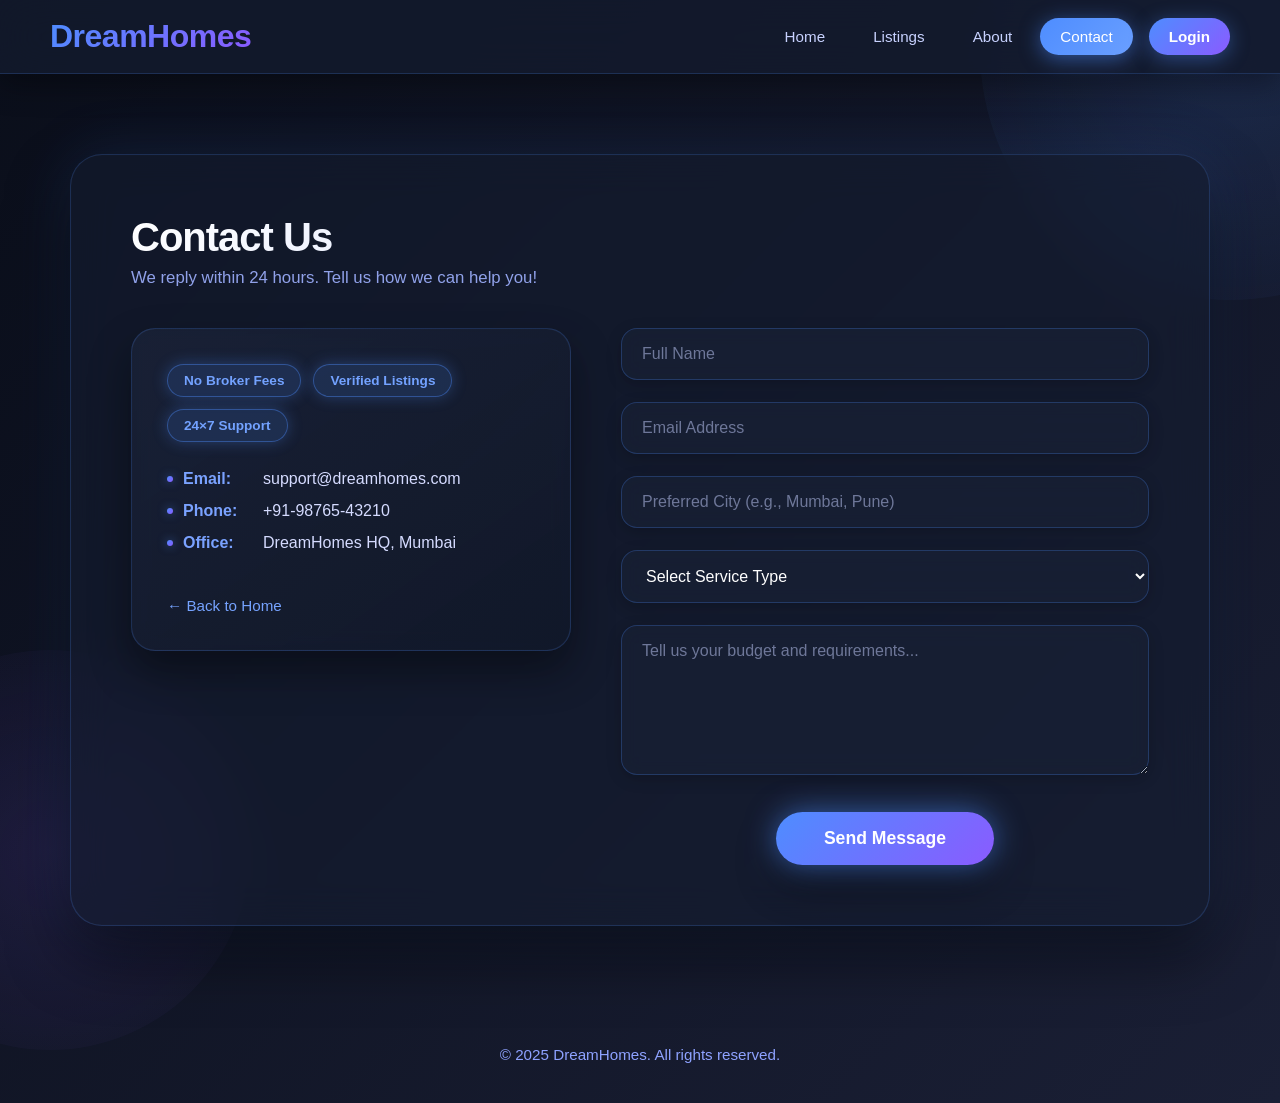
<file: contact.html>
<!DOCTYPE html>
<html lang="en">
<head>
  <meta charset="UTF-8">
  <meta name="viewport" content="width=device-width, initial-scale=1.0">
  <title>Contact Us | DreamHomes</title>

  <style>
    *{
      margin:0;
      padding:0;
      box-sizing:border-box;
      font-family:"Segoe UI", Tahoma, sans-serif;
    }

    body{
      background: linear-gradient(135deg, #0a0e1a 0%, #1a1f35 100%);
      color:#e8ecff;
      min-height:100vh;
      position:relative;
      overflow-x:hidden;
    }

    body::before{
      content:'';
      position:fixed;
      width:500px;
      height:500px;
      background:radial-gradient(circle, rgba(78,141,255,0.15), transparent);
      border-radius:50%;
      top:-200px;
      right:-200px;
      pointer-events:none;
      animation:float 20s infinite ease-in-out;
    }

    body::after{
      content:'';
      position:fixed;
      width:400px;
      height:400px;
      background:radial-gradient(circle, rgba(138,91,255,0.12), transparent);
      border-radius:50%;
      bottom:-150px;
      left:-150px;
      pointer-events:none;
      animation:float 15s infinite ease-in-out reverse;
    }

    @keyframes float{
      0%, 100%{ transform:translate(0,0) scale(1); }
      50%{ transform:translate(30px, 30px) scale(1.1); }
    }

    header{
      position:sticky;
      top:0;
      background:rgba(19,26,45,0.85);
      backdrop-filter:blur(20px);
      padding:18px 50px;
      display:flex;
      justify-content:space-between;
      align-items:center;
      box-shadow:0 8px 32px rgba(0,0,0,0.4);
      border-bottom:1px solid rgba(78,141,255,0.2);
      z-index:100;
    }

    header h1{
      background:linear-gradient(135deg, #4e8dff, #8a5bff);
      -webkit-background-clip:text;
      -webkit-text-fill-color:transparent;
      background-clip:text;
      font-size:2rem;
      font-weight:800;
      letter-spacing:-0.5px;
    }

    nav{
      display:flex;
      gap:8px;
      align-items:center;
    }

    nav a{
      padding:10px 20px;
      border-radius:25px;
      font-size:0.95rem;
      color:#c8d2ff;
      text-decoration:none;
      transition:all 0.3s cubic-bezier(0.4, 0, 0.2, 1);
      position:relative;
      font-weight:500;
    }

    nav a:hover{
      background:rgba(78,141,255,0.15);
      color:white;
      transform:translateY(-2px);
    }

    nav a.active{
      background:linear-gradient(135deg, #4e8dff, #6a9fff);
      color:white;
      box-shadow:0 4px 20px rgba(78,141,255,0.5);
    }

    nav .login-btn{
      background:linear-gradient(135deg, #4e8dff, #8a5bff);
      color:white;
      font-weight:600;
      box-shadow:0 4px 20px rgba(78,141,255,0.4);
      margin-left:8px;
    }

    nav .login-btn:hover{
      box-shadow:0 6px 30px rgba(78,141,255,0.6);
      transform:translateY(-3px);
    }

    main{
      max-width:1200px;
      margin:80px auto;
      padding:0 30px;
      position:relative;
      z-index:1;
    }

    .card{
      background:rgba(21,29,49,0.6);
      backdrop-filter:blur(20px);
      border-radius:32px;
      padding:60px;
      box-shadow:
        0 30px 60px rgba(0,0,0,0.5),
        0 0 1px rgba(255,255,255,0.1) inset,
        0 0 60px rgba(78,141,255,0.15);
      border:1px solid rgba(78,141,255,0.2);
      animation:fadeInUp 0.8s ease;
    }

    @keyframes fadeInUp{
      from{
        opacity:0;
        transform:translateY(30px);
      }
      to{
        opacity:1;
        transform:translateY(0);
      }
    }

    .title{
      font-size:2.5rem;
      font-weight:800;
      margin-bottom:8px;
      background:linear-gradient(135deg, #fff, #b8c9ff);
      -webkit-background-clip:text;
      -webkit-text-fill-color:transparent;
      background-clip:text;
      letter-spacing:-1px;
    }

    .subtitle{
      color:#9fb1ff;
      font-size:1.05rem;
      margin-bottom:40px;
      opacity:0.9;
    }

    .grid{
      display:grid;
      grid-template-columns:1fr 1.2fr;
      gap:50px;
      align-items:start;
    }

    .leftbox{
      background:linear-gradient(145deg, rgba(27,35,56,0.8), rgba(17,24,41,0.9));
      backdrop-filter:blur(10px);
      padding:35px;
      border-radius:24px;
      box-shadow:
        0 20px 40px rgba(0,0,0,0.4),
        0 0 1px rgba(255,255,255,0.1) inset;
      border:1px solid rgba(78,141,255,0.2);
      position:sticky;
      top:120px;
    }

    .tags{
      display:flex;
      gap:12px;
      flex-wrap:wrap;
      margin-bottom:28px;
    }

    .tag{
      padding:8px 16px;
      background:rgba(78,141,255,0.15);
      color:#73a2ff;
      border-radius:25px;
      font-size:0.85rem;
      font-weight:600;
      border:1px solid rgba(78,141,255,0.4);
      box-shadow:0 0 15px rgba(78,141,255,0.3);
      transition:all 0.3s;
    }

    .tag:hover{
      background:rgba(78,141,255,0.25);
      transform:translateY(-2px);
      box-shadow:0 4px 20px rgba(78,141,255,0.4);
    }

    .info{
      margin-bottom:25px;
    }

    .info p{
      margin-bottom:14px;
      font-size:1rem;
      color:#d5dbff;
      display:flex;
      align-items:center;
      gap:10px;
    }

    .info p::before{
      content:'';
      width:6px;
      height:6px;
      background:linear-gradient(135deg, #4e8dff, #8a5bff);
      border-radius:50%;
      box-shadow:0 0 10px rgba(78,141,255,0.6);
    }

    .info b{
      color:#7aa2ff;
      font-weight:600;
      min-width:70px;
    }

    .back{
      display:inline-flex;
      align-items:center;
      gap:8px;
      margin-top:20px;
      font-size:0.95rem;
      color:#76a3ff;
      text-decoration:none;
      transition:all 0.3s;
      font-weight:500;
    }

    .back:hover{
      color:#4e8dff;
      transform:translateX(-5px);
    }

    form{
      display:flex;
      flex-direction:column;
      gap:22px;
    }

    form input,
    form select,
    form textarea{
      width:100%;
      padding:16px 20px;
      border-radius:16px;
      border:1px solid rgba(78,141,255,0.25);
      background:rgba(26,34,54,0.6);
      backdrop-filter:blur(10px);
      color:white;
      font-size:1rem;
      transition:all 0.3s;
      box-shadow:0 4px 15px rgba(0,0,0,0.2);
    }

    form input::placeholder,
    form textarea::placeholder{
      color:rgba(200,210,255,0.5);
    }

    form input:focus,
    form select:focus,
    form textarea:focus{
      border-color:#4e8dff;
      box-shadow:0 0 20px rgba(78,141,255,0.5), 0 8px 25px rgba(0,0,0,0.3);
      outline:none;
      background:rgba(26,34,54,0.8);
      transform:translateY(-2px);
    }

    textarea{
      resize:vertical;
      min-height:150px;
      font-family:inherit;
    }

    button{
      width:max-content;
      padding:16px 48px;
      border:none;
      background:linear-gradient(135deg,#4e8dff,#8a5bff);
      color:white;
      font-weight:700;
      border-radius:35px;
      font-size:1.1rem;
      cursor:pointer;
      margin-top:15px;
      align-self:center;
      box-shadow:
        0 0 30px rgba(78,141,255,0.6),
        0 20px 40px rgba(0,0,0,0.4);
      transition:all 0.3s cubic-bezier(0.4, 0, 0.2, 1);
      position:relative;
      overflow:hidden;
    }

    button::before{
      content:'';
      position:absolute;
      top:50%;
      left:50%;
      width:0;
      height:0;
      border-radius:50%;
      background:rgba(255,255,255,0.2);
      transform:translate(-50%, -50%);
      transition:width 0.6s, height 0.6s;
    }

    button:hover::before{
      width:300px;
      height:300px;
    }

    button:hover{
      transform:translateY(-4px);
      box-shadow:
        0 0 40px rgba(78,141,255,0.8),
        0 25px 50px rgba(0,0,0,0.5);
    }

    button:active{
      transform:translateY(-2px);
    }

    footer{
      text-align:center;
      padding:40px 0;
      color:#8ea2ff;
      font-size:0.95rem;
      position:relative;
      z-index:1;
    }

    @media(max-width:900px){
      .grid{
        grid-template-columns:1fr;
        gap:40px;
      }
      .leftbox{
        position:static;
      }
      header{
        padding:16px 25px;
      }
      nav{
        flex-wrap:wrap;
      }
      .card{
        padding:40px 30px;
      }
    }

    @media(max-width:600px){
      header h1{
        font-size:1.5rem;
      }
      .title{
        font-size:2rem;
      }
      nav a{
        font-size:0.85rem;
        padding:8px 14px;
      }
    }
  </style>
</head>

<body>

<header>
  <h1>DreamHomes</h1>
  <nav>
    <a href="index.html">Home</a>
    <a href="index.html#listings">Listings</a>
    <a href="index.html#about">About</a>
    <a href="contact.html" class="active">Contact</a>
    <a href="login.html" class="login-btn">Login</a>
  </nav>
</header>

<main>
  <div class="card">

    <div class="title">Contact Us</div>
    <div class="subtitle">We reply within 24 hours. Tell us how we can help you!</div>

    <div class="grid">

      <div class="leftbox">

        <div class="tags">
          <div class="tag">No Broker Fees</div>
          <div class="tag">Verified Listings</div>
          <div class="tag">24×7 Support</div>
        </div>

        <div class="info">
          <p><b>Email:</b> support@dreamhomes.com</p>
          <p><b>Phone:</b> +91-98765-43210</p>
          <p><b>Office:</b> DreamHomes HQ, Mumbai</p>
        </div>

        <a href="index.html" class="back">← Back to Home</a>
      </div>

      <form>
        <input type="text" placeholder="Full Name" required>
        <input type="email" placeholder="Email Address" required>
        <input type="text" placeholder="Preferred City (e.g., Mumbai, Pune)">
        
        <select required>
          <option value="">Select Service Type</option>
          <option>Buy</option>
          <option>Rent</option>
          <option>Sell</option>
        </select>

        <textarea placeholder="Tell us your budget and requirements..." required></textarea>

        <button type="submit">Send Message</button>
      </form>

    </div>

  </div>
</main>

<footer>
  © 2025 DreamHomes. All rights reserved.
</footer>

</body>
</html>
</file>
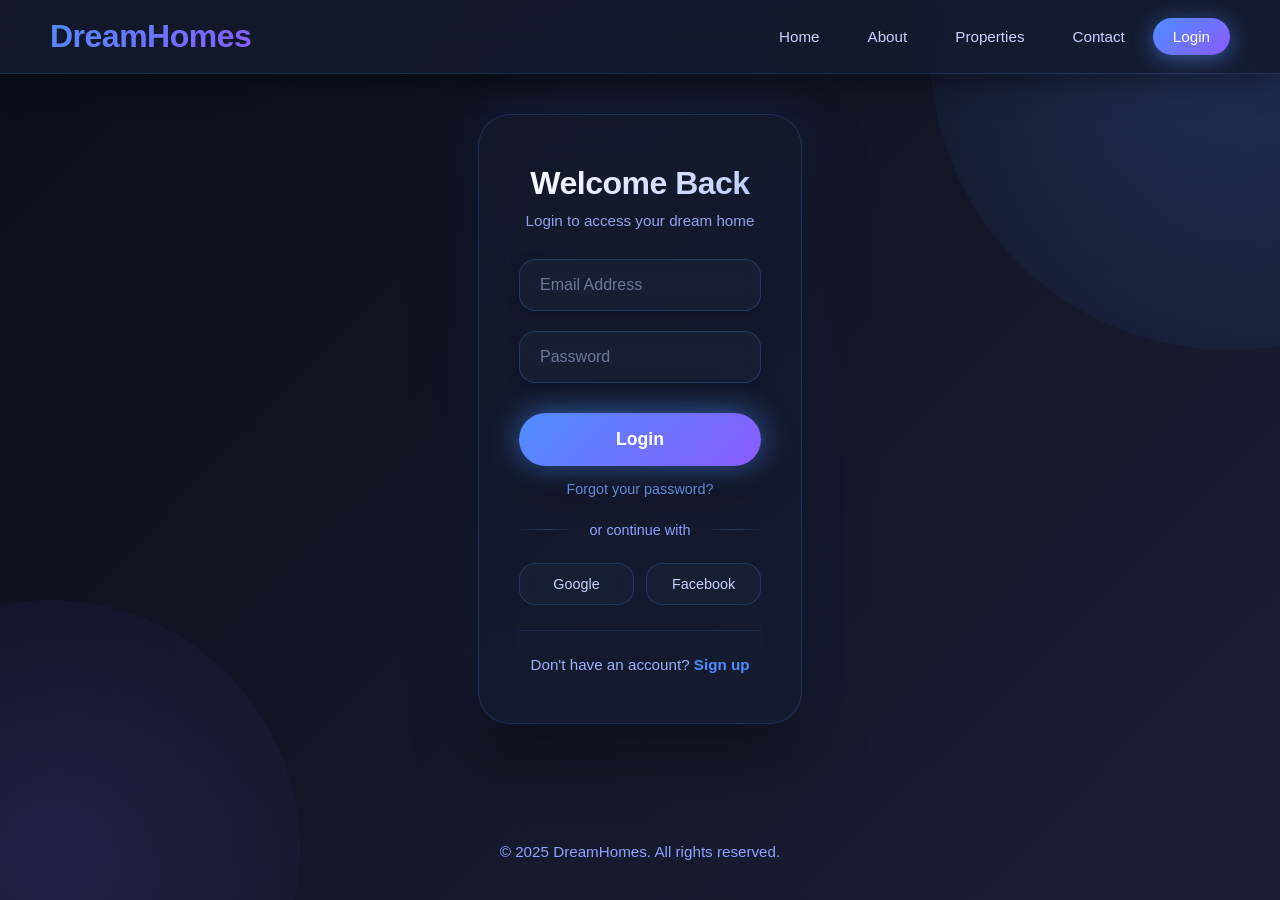
<file: login.html>
<!DOCTYPE html>
<html lang="en">
<head>
  <meta charset="UTF-8">
  <meta name="viewport" content="width=device-width, initial-scale=1.0">
  <title>Login | DreamHomes</title>
  <style>
    * {
      margin: 0;
      padding: 0;
      box-sizing: border-box;
      font-family: "Segoe UI", Tahoma, sans-serif;
    }

    body {
      background: linear-gradient(135deg, #0a0e1a 0%, #1a1f35 100%);
      color: #e8ecff;
      min-height: 100vh;
      position: relative;
      overflow-x: hidden;
      display: flex;
      flex-direction: column;
    }

    body::before {
      content: '';
      position: fixed;
      width: 600px;
      height: 600px;
      background: radial-gradient(circle, rgba(78,141,255,0.2), transparent);
      border-radius: 50%;
      top: -250px;
      right: -250px;
      pointer-events: none;
      animation: float 20s infinite ease-in-out;
    }

    body::after {
      content: '';
      position: fixed;
      width: 500px;
      height: 500px;
      background: radial-gradient(circle, rgba(138,91,255,0.15), transparent);
      border-radius: 50%;
      bottom: -200px;
      left: -200px;
      pointer-events: none;
      animation: float 15s infinite ease-in-out reverse;
    }

    @keyframes float {
      0%, 100% { transform: translate(0,0) scale(1); }
      50% { transform: translate(30px, 30px) scale(1.1); }
    }

    header {
      position: sticky;
      top: 0;
      background: rgba(19,26,45,0.85);
      backdrop-filter: blur(20px);
      padding: 18px 50px;
      display: flex;
      justify-content: space-between;
      align-items: center;
      box-shadow: 0 8px 32px rgba(0,0,0,0.4);
      border-bottom: 1px solid rgba(78,141,255,0.2);
      z-index: 100;
    }

    .logo {
      background: linear-gradient(135deg, #4e8dff, #8a5bff);
      -webkit-background-clip: text;
      -webkit-text-fill-color: transparent;
      background-clip: text;
      font-size: 2rem;
      font-weight: 800;
      letter-spacing: -0.5px;
    }

    nav ul {
      list-style: none;
      display: flex;
      gap: 8px;
      align-items: center;
    }

    nav a {
      text-decoration: none;
      padding: 10px 20px;
      border-radius: 25px;
      font-size: 0.95rem;
      color: #c8d2ff;
      transition: all 0.3s cubic-bezier(0.4, 0, 0.2, 1);
      font-weight: 500;
    }

    nav a:hover {
      background: rgba(78,141,255,0.15);
      color: white;
      transform: translateY(-2px);
    }

    nav a.active {
      background: linear-gradient(135deg, #4e8dff, #8a5bff);
      color: white;
      box-shadow: 0 4px 20px rgba(78,141,255,0.5);
    }

    .login-section {
      max-width: 440px;
      margin: auto;
      padding: 50px 40px;
      background: rgba(21,29,49,0.6);
      backdrop-filter: blur(20px);
      border-radius: 32px;
      box-shadow: 
        0 30px 60px rgba(0,0,0,0.5),
        0 0 1px rgba(255,255,255,0.1) inset,
        0 0 60px rgba(78,141,255,0.15);
      border: 1px solid rgba(78,141,255,0.2);
      text-align: center;
      position: relative;
      z-index: 1;
      animation: fadeInUp 0.8s ease;
    }

    @keyframes fadeInUp {
      from {
        opacity: 0;
        transform: translateY(30px);
      }
      to {
        opacity: 1;
        transform: translateY(0);
      }
    }

    .login-section h2 {
      margin-bottom: 10px;
      font-size: 2rem;
      background: linear-gradient(135deg, #fff, #b8c9ff);
      -webkit-background-clip: text;
      -webkit-text-fill-color: transparent;
      background-clip: text;
      font-weight: 800;
      letter-spacing: -0.5px;
    }

    .login-section p {
      color: #9fb1ff;
      font-size: 0.95rem;
      margin-bottom: 30px;
      opacity: 0.9;
    }

    .login-section form {
      display: flex;
      flex-direction: column;
      gap: 20px;
      margin-top: 25px;
    }

    .input-group {
      position: relative;
    }

    .login-section input {
      width: 100%;
      padding: 16px 20px;
      border-radius: 16px;
      border: 1px solid rgba(78,141,255,0.25);
      background: rgba(26,34,54,0.6);
      backdrop-filter: blur(10px);
      color: white;
      font-size: 1rem;
      transition: all 0.3s;
      box-shadow: 0 4px 15px rgba(0,0,0,0.2);
    }

    .login-section input::placeholder {
      color: rgba(200,210,255,0.5);
    }

    .login-section input:focus {
      outline: none;
      border-color: #4e8dff;
      box-shadow: 0 0 20px rgba(78,141,255,0.5), 0 8px 25px rgba(0,0,0,0.3);
      background: rgba(26,34,54,0.8);
      transform: translateY(-2px);
    }

    .btn {
      margin-top: 10px;
      padding: 16px 20px;
      border: none;
      border-radius: 35px;
      background: linear-gradient(135deg, #4e8dff, #8a5bff);
      color: white;
      font-size: 1.1rem;
      font-weight: 700;
      cursor: pointer;
      transition: all 0.3s cubic-bezier(0.4, 0, 0.2, 1);
      box-shadow: 
        0 0 30px rgba(78,141,255,0.6),
        0 20px 40px rgba(0,0,0,0.4);
      position: relative;
      overflow: hidden;
    }

    .btn::before {
      content: '';
      position: absolute;
      top: 50%;
      left: 50%;
      width: 0;
      height: 0;
      border-radius: 50%;
      background: rgba(255,255,255,0.2);
      transform: translate(-50%, -50%);
      transition: width 0.6s, height 0.6s;
    }

    .btn:hover::before {
      width: 300px;
      height: 300px;
    }

    .btn:hover {
      transform: translateY(-4px);
      box-shadow: 
        0 0 40px rgba(78,141,255,0.8),
        0 25px 50px rgba(0,0,0,0.5);
    }

    .btn:active {
      transform: translateY(-2px);
    }

    .divider {
      display: flex;
      align-items: center;
      gap: 15px;
      margin: 25px 0;
      color: #8ea2ff;
      font-size: 0.9rem;
    }

    .divider::before,
    .divider::after {
      content: '';
      flex: 1;
      height: 1px;
      background: linear-gradient(90deg, transparent, rgba(78,141,255,0.3), transparent);
    }

    .social-login {
      display: flex;
      gap: 12px;
      justify-content: center;
    }

    .social-btn {
      flex: 1;
      padding: 12px;
      border: 1px solid rgba(78,141,255,0.25);
      background: rgba(26,34,54,0.6);
      backdrop-filter: blur(10px);
      border-radius: 16px;
      color: #c8d2ff;
      font-size: 0.9rem;
      cursor: pointer;
      transition: all 0.3s;
      font-weight: 500;
    }

    .social-btn:hover {
      background: rgba(78,141,255,0.15);
      border-color: #4e8dff;
      transform: translateY(-2px);
      box-shadow: 0 8px 20px rgba(78,141,255,0.3);
    }

    .forgot-password {
      margin-top: 15px;
      font-size: 0.9rem;
    }

    .forgot-password a {
      color: #76a3ff;
      text-decoration: none;
      transition: all 0.3s;
    }

    .forgot-password a:hover {
      color: #4e8dff;
      text-decoration: underline;
    }

    .signup-link {
      margin-top: 25px;
      padding-top: 25px;
      border-top: 1px solid rgba(78,141,255,0.15);
      color: #9fb1ff;
      font-size: 0.95rem;
    }

    .signup-link a {
      color: #4e8dff;
      text-decoration: none;
      font-weight: 600;
      transition: all 0.3s;
    }

    .signup-link a:hover {
      color: #76a3ff;
      text-decoration: underline;
    }

    footer {
      text-align: center;
      padding: 40px 0;
      color: #8ea2ff;
      font-size: 0.95rem;
      position: relative;
      z-index: 1;
      margin-top: auto;
    }

    @media (max-width: 600px) {
      header {
        padding: 16px 25px;
      }

      .logo {
        font-size: 1.5rem;
      }

      nav ul {
        flex-wrap: wrap;
        gap: 5px;
      }

      nav a {
        font-size: 0.85rem;
        padding: 8px 14px;
      }

      .login-section {
        margin: 40px 20px;
        padding: 40px 30px;
      }

      .login-section h2 {
        font-size: 1.6rem;
      }

      .social-login {
        flex-direction: column;
      }
    }
  </style>
</head>
<body>
  <header>
    <h1 class="logo">DreamHomes</h1> 
    <nav>
      <ul>
        <li><a href="index.html">Home</a></li>
        <li><a href="about.html">About</a></li>
        <li><a href="properties.html">Properties</a></li>
        <li><a href="contact.html">Contact</a></li>
        <li><a href="login.html" class="active">Login</a></li>
      </ul>
    </nav>
  </header>

  <section class="login-section">
    <h2>Welcome Back</h2>
    <p>Login to access your dream home</p>
    
    <form>
      <div class="input-group">
        <input type="email" placeholder="Email Address" required>
      </div>
      <div class="input-group">
        <input type="password" placeholder="Password" required>
      </div>
      <button type="submit" class="btn">Login</button>
    </form>

    <div class="forgot-password">
      <a href="#">Forgot your password?</a>
    </div>

    <div class="divider">or continue with</div>

    <div class="social-login">
      <button class="social-btn">Google</button>
      <button class="social-btn">Facebook</button>
    </div>

    <div class="signup-link">
      Don't have an account? <a href="#">Sign up</a>
    </div>
  </section>

  <footer>
    <p>&copy; 2025 DreamHomes. All rights reserved.</p>
  </footer>
</body>
</html>
</file>
